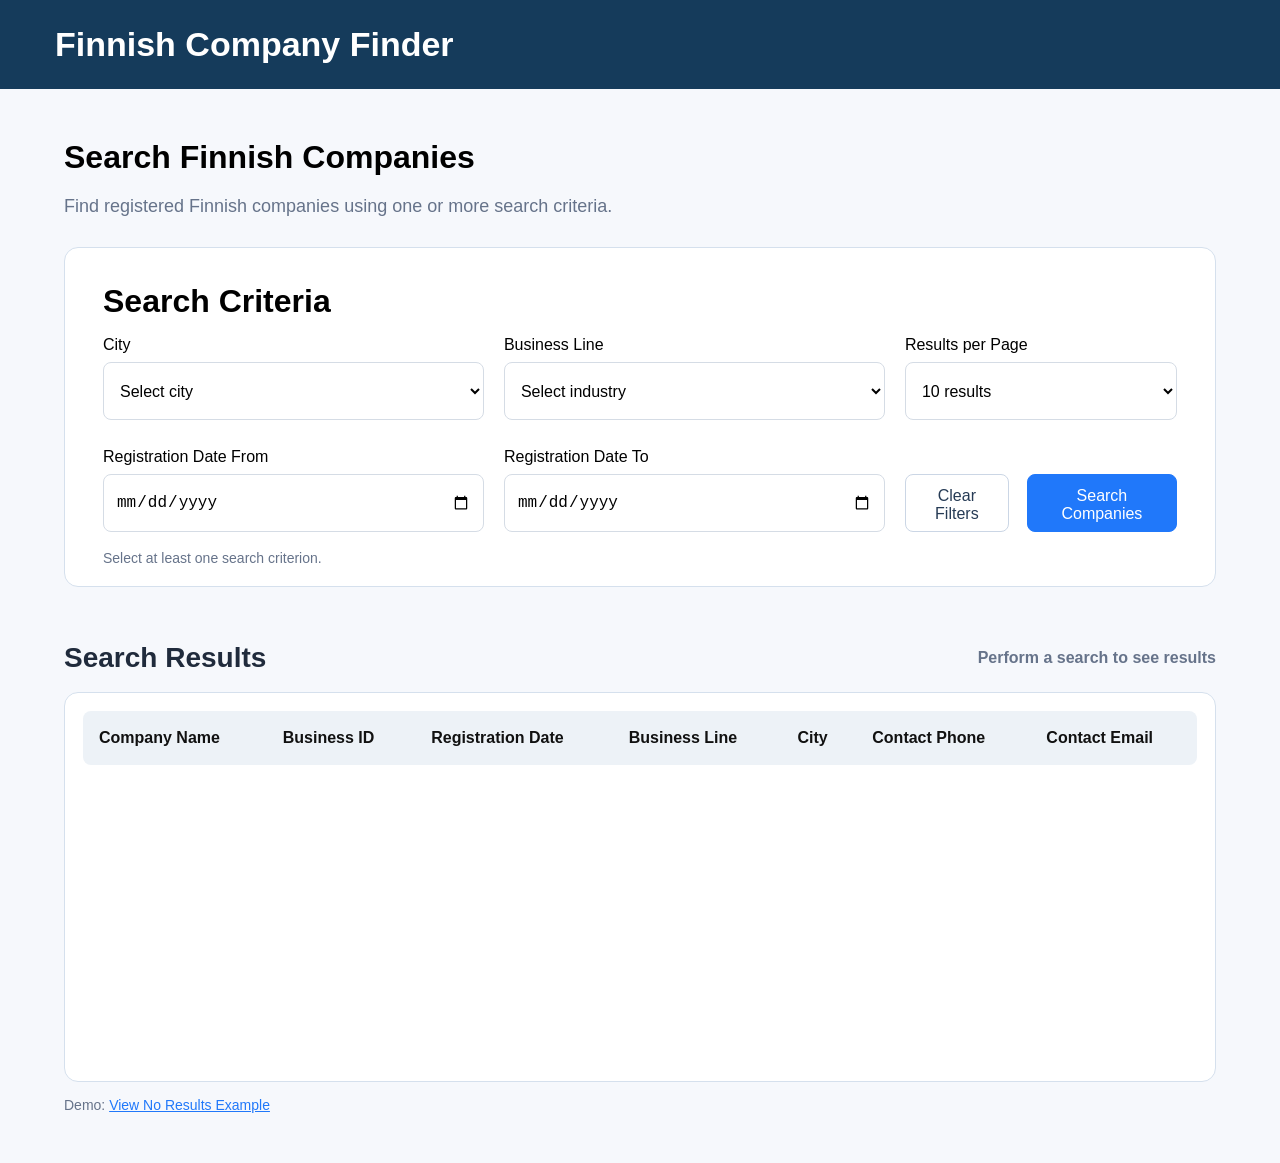
<file: index.html>
<!DOCTYPE html>
<html lang="en">
	<!-- Page setup is made up of UTF-8 which supports text characters, viewport helps
     the layout adjust to mobile screens (mobile responsivenes), and style.css handles
     the visual design of the page. -->
<head>
    <meta charset="UTF-8">
    <meta name="viewport" content="width=device-width, initial-scale=1.0">
    <title>Finnish Company Finder</title>
    <link rel="stylesheet" href="style.css">
</head>
<body>
	<!-- Website header: I used an anchor link inside the heading
     so users can return to the main search page from other pages. -->
<header> 
<h1>
<a href="index.html">Finnish Company Finder</a>
</h1>
</header>
	<!-- Main section contains the search form and the results area.
     i grouped them separately to make styling easier. -->
<main>
    <h2>Search Finnish Companies</h2>
    <p>Find registered Finnish companies using one or more search criteria.</p>
	<section class="search-box">
		<h3>Search Criteria</h3>
<!-- The form collects the selected search criteria.
     Since this iteration we are allowed to use only HTML and CSS, submitting
     the form opens a separate page with sample results. -->
<form action="Results.html" method="get">

				
<!-- Search fields are grouped inside one container.
     The search-grid class uses CSS Grid to arrange the fields
     in columns on desktop and one column on mobile. i initially used flexbox here but the outcome did not match the prototype so i then used the search-grid -->
    <div class="search-grid">
<!-- Dropdown menus use select and option elements to provide
     choices options. the Date fields use input type="date"
     so users can choose registration dates and so on. -->
        <!-- City Field-->
        <div class="form-group">
            <label for="city">City</label>
            <select id="city" name="city">
                <option value="">Select city</option>
                <option value="lahti">Lahti</option>
                <option value="helsinki">Helsinki</option>
                <option value="espoo">Espoo</option>
            </select>
        </div>

        <!-- Business Line Field -->
        <div class="form-group">
            <label for="industry">Business Line</label>
            <select id="industry" name="industry">
                <option value="">Select industry</option>
                <option value="accounting">Accounting</option>
                <option value="software">Software</option>
                <option value="retail">Retail</option>
            </select>
        </div>

        <!-- Results per Page -->
        <div class="form-group">
            <label for="results">Results per Page</label>
            <select id="results" name="results">
                <option value="10">10 results</option>
                <option value="20">20 results</option>
                <option value="50">50 results</option>
            </select>
        </div>

        <!-- Registration Date From -->
        <div class="form-group">
            <label for="date-from">Registration Date From</label>
            <input type="date" id="date-from" name="date-from">
        </div>

        <!-- Registration Date To -->
        <div class="form-group">
            <label for="date-to">Registration Date To</label>
            <input type="date" id="date-to" name="date-to">
        </div>

       <!-- The reset button clears the selected form values (filter function as require by team 8).
     The submit button opens the static Results.html page.
     Both actions use built-in HTML form behaviour. -->
        <div class="button-group">
            <button type="reset" class="clear-button">
                Clear Filters
            </button>

            <button type="submit" class="search-button">
                Search Companies
            </button>
        </div>

    </div>

    <p class="search-hint">Select at least one search criterion.</p>

</form>
</section>
	
				<!-- SEARCH RESULTS SECTION -->
	<!-- Initial search state: before searching, the results area
     displays an instruction instead of company records. -->

				<section class="results-section">

					<div class="results-heading">
						<h2>Search Results</h2>
						 <span class="results-count"> Perform a search to see results </span>
					</div>
					
					<div class="results-box">
						<!-- COMPANY RESULTS TABLE -->
						<!-- The table keeps the same seven company information columns
     across the application. Its body is empty on this page
     because no search has been performed yet. -->

						<table class="company-table">

						<thead>
							<tr>
								<th>Company Name</th>
								<th>Business ID</th>
								<th>Registration Date</th>
								<th>Business Line</th>
								<th>City</th>
								<th>Contact Phone</th>
								<th>Contact Email</th>
							</tr>
						</thead>

						<tbody>
						</tbody>

						</table>

					</div>
					<!-- This demo link opens the no-results page separately.
     Without JavaScript or a backend, although at this stage the form cannot check
     whether a search should return records or no matches i was looking for an easy means to show some user feedback. -->
								<p class="demo-link">
								Demo: <a href="NoResults.html">View No Results Example</a>
								</p>
				</section>
				
</main>
</body>
</html>








</body>
</html>
</file>
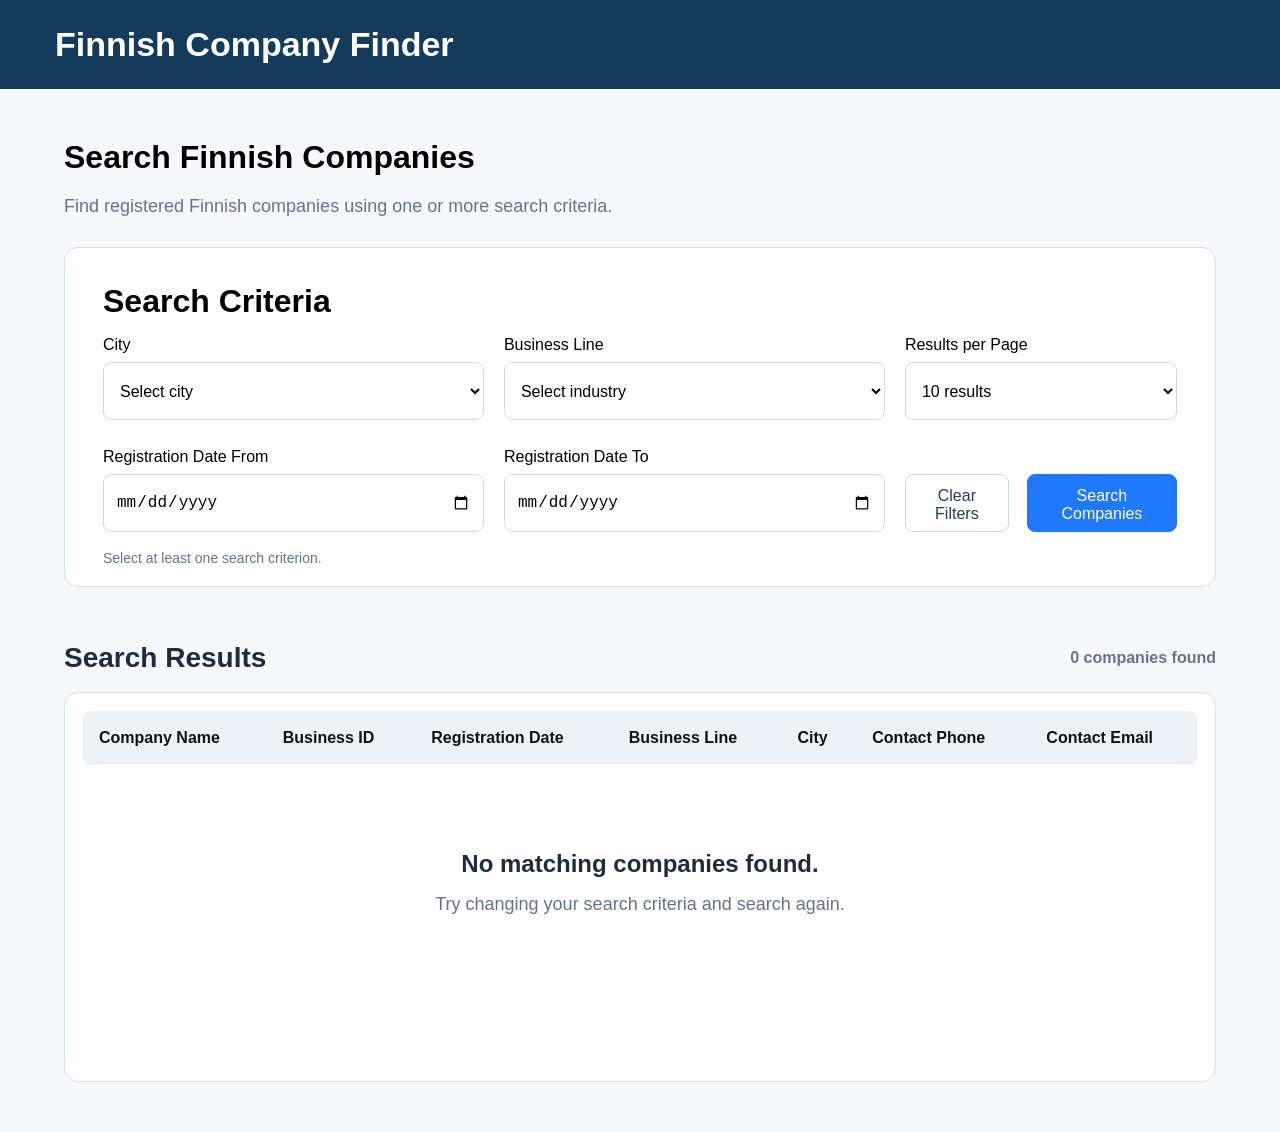
<file: NoResults.html>
<!DOCTYPE html>
<html lang="en">
<head>
    <meta charset="UTF-8">
    <meta name="viewport" content="width=device-width, initial-scale=1.0">
    <title>Finnish Company Finder</title>
    <link rel="stylesheet" href="style.css">
</head>
<body>
<header> 
<h1>
<a href="index.html">Finnish Company Finder</a>
</h1>
</header>
<main>
    <h2>Search Finnish Companies</h2>
    <p>Find registered Finnish companies using one or more search criteria.</p>
	<section class="search-box">
		<h3>Search Criteria</h3>

<form action="Results.html" method="get">

				

    <div class="search-grid">

        <!-- City -->
        <div class="form-group">
            <label for="city">City</label>
            <select id="city" name="city">
                <option value="">Select city</option>
                <option value="lahti">Lahti</option>
                <option value="helsinki">Helsinki</option>
                <option value="espoo">Espoo</option>
            </select>
        </div>

        <!-- Business Line -->
        <div class="form-group">
            <label for="industry">Business Line</label>
            <select id="industry" name="industry">
                <option value="">Select industry</option>
                <option value="accounting">Accounting</option>
                <option value="software">Software</option>
                <option value="retail">Retail</option>
            </select>
        </div>

        <!-- Results per Page -->
        <div class="form-group">
            <label for="results">Results per Page</label>
            <select id="results" name="results">
                <option value="10">10 results</option>
                <option value="20">20 results</option>
                <option value="50">50 results</option>
            </select>
        </div>

        <!-- Registration Date From -->
        <div class="form-group">
            <label for="date-from">Registration Date From</label>
            <input type="date" id="date-from" name="date-from">
        </div>

        <!-- Registration Date To -->
        <div class="form-group">
            <label for="date-to">Registration Date To</label>
            <input type="date" id="date-to" name="date-to">
        </div>

        <!-- Buttons -->
        <div class="button-group">
            <button type="reset" class="clear-button">
                Clear Filters
            </button>

            <button type="submit" class="search-button">
                Search Companies
            </button>
        </div>

    </div>

    <p class="search-hint">Select at least one search criterion.</p>

</form>
</section>
	
				<!-- SEARCH RESULTS SECTION -->

				<section class="results-section">

					<div class="results-heading">
						<h2>Search Results</h2>
						<span class="results-count">0 companies found</span>
					</div>
					
					<div class="results-box">
						<!-- COMPANY RESULTS TABLE -->

						<table class="company-table">

						<thead>
							<tr>
								<th>Company Name</th>
								<th>Business ID</th>
								<th>Registration Date</th>
								<th>Business Line</th>
								<th>City</th>
								<th>Contact Phone</th>
								<th>Contact Email</th>
							</tr>
						</thead>

						<tbody>
						</tbody>

						</table>
							<div class="no-results">
								<h3>No matching companies found.</h3>
								<p>Try changing your search criteria and search again.</p>
						</div>
					</div>

				</section>
				
</main>








</body>
</html>
</file>
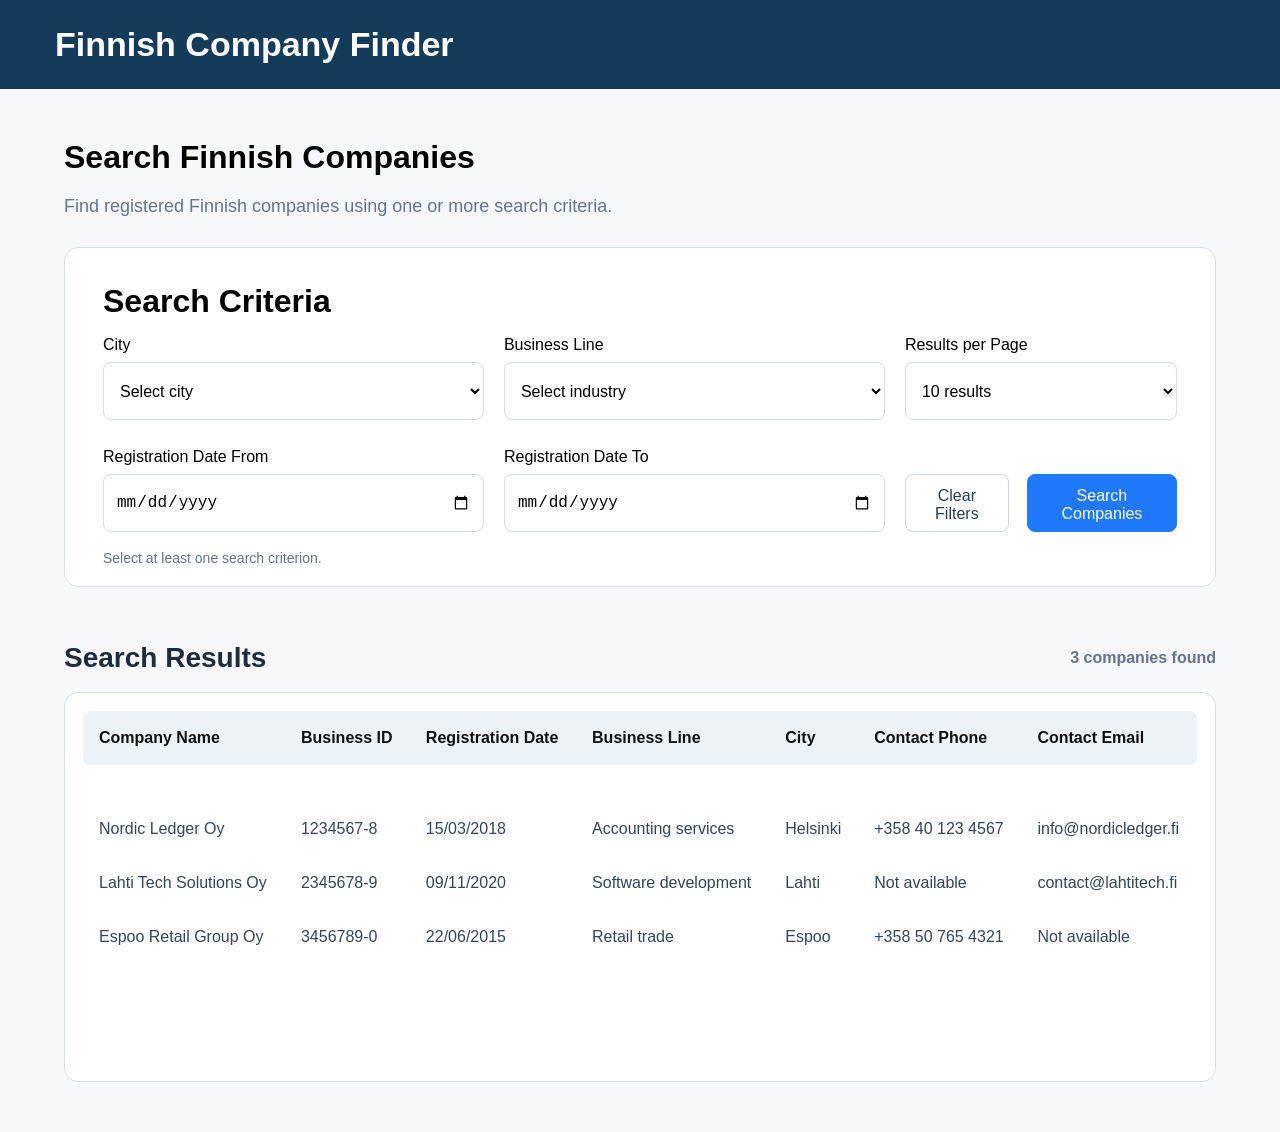
<file: Results.html>
<!DOCTYPE html>
<html lang="en">
<head>
    <meta charset="UTF-8">
    <meta name="viewport" content="width=device-width, initial-scale=1.0">
    <title>Finnish Company Finder</title>
    <link rel="stylesheet" href="style.css">
</head>
<body>
<header> 
<h1>
<a href="index.html">Finnish Company Finder</a>
</h1>
</header>
<main>
    <h2>Search Finnish Companies</h2>
    <p>Find registered Finnish companies using one or more search criteria.</p>
	<section class="search-box">
		<h3>Search Criteria</h3>

<form action="Results.html" method="get">

				

    <div class="search-grid">

        <!-- City -->
        <div class="form-group">
            <label for="city">City</label>
            <select id="city" name="city">
                <option value="">Select city</option>
                <option value="lahti">Lahti</option>
                <option value="helsinki">Helsinki</option>
                <option value="espoo">Espoo</option>
            </select>
        </div>

        <!-- Business Line -->
        <div class="form-group">
            <label for="industry">Business Line</label>
            <select id="industry" name="industry">
                <option value="">Select industry</option>
                <option value="accounting">Accounting</option>
                <option value="software">Software</option>
                <option value="retail">Retail</option>
            </select>
        </div>

        <!-- Results per Page -->
        <div class="form-group">
            <label for="results">Results per Page</label>
            <select id="results" name="results">
                <option value="10">10 results</option>
                <option value="20">20 results</option>
                <option value="50">50 results</option>
            </select>
        </div>

        <!-- Registration Date From -->
        <div class="form-group">
            <label for="date-from">Registration Date From</label>
            <input type="date" id="date-from" name="date-from">
        </div>

        <!-- Registration Date To -->
        <div class="form-group">
            <label for="date-to">Registration Date To</label>
            <input type="date" id="date-to" name="date-to">
        </div>

        <!-- Buttons -->
        <div class="button-group">
            <button type="reset" class="clear-button">
                Clear Filters
            </button>

            <button type="submit" class="search-button">
                Search Companies
            </button>
        </div>

    </div>

    <p class="search-hint">Select at least one search criterion.</p>

</form>
</section>
	
				<!-- SEARCH RESULTS SECTION -->

				<section class="results-section">

					<div class="results-heading">
						<h2>Search Results</h2>
						<span class="results-count">3 companies found</span>
					</div>
					
					<div class="results-box">
						<!-- COMPANY RESULTS TABLE -->

						<table class="company-table">

						<thead>
							<tr>
								<th>Company Name</th>
								<th>Business ID</th>
								<th>Registration Date</th>
								<th>Business Line</th>
								<th>City</th>
								<th>Contact Phone</th>
								<th>Contact Email</th>
							</tr>
						</thead>

						<tbody>
							<!-- First Company -->
								<tr>
									<td>Nordic Ledger Oy</td>
									<td>1234567-8</td>
									<td>15/03/2018</td>
									<td>Accounting services</td>
									<td>Helsinki</td>
									<td>+358 40 123 4567</td>
									<td>info@nordicledger.fi</td>
								</tr>

							<!-- Second Company -->
								<tr>
									<td>Lahti Tech Solutions Oy</td>
									<td>2345678-9</td>
									<td>09/11/2020</td>
									<td>Software development</td>
									<td>Lahti</td>
									<td>Not available</td>
									<td>contact@lahtitech.fi</td>
								</tr>

							<!-- Third Company -->
								<tr>
									<td>Espoo Retail Group Oy</td>
									<td>3456789-0</td>
									<td>22/06/2015</td>
									<td>Retail trade</td>
									<td>Espoo</td>
									<td>+358 50 765 4321</td>
									<td>Not available</td>
								</tr>
						</tbody>

						</table>

					</div>

				</section>
				
</main>








</body>
</html>
</file>
<file: style.css>
/* GENERAL PAGE SETTINGS */

*, *::before, *::after {
    box-sizing: border-box;
}

body {
    margin: 0;
    font-family: Arial, sans-serif;
}


/* WEBSITE HEADER */

header {
    background-color: #153B5B;
    padding: 25px 55px;
}

header h1 {
    color: white;
    font-size: 34px;
    margin: 0;
}
/* HEADER NAVIGATION LINK */

header h1 a,
header h1 a:visited {
    color: white;
    text-decoration: none;
    font-size: inherit;
    font-weight: inherit;
}


/* MAIN PAGE CONTENT */

main {
    background-color: #f6f8fc;
    min-height: 100vh;
    padding: 50px 5%;
}

main h2 {
    font-size: 32px;
    margin-top: 0;
    margin-bottom: 20px;
}

main p {
    color: #66738a;
    font-size: 18px;
}


/* SEARCH CRITERIA CONTAINER */

.search-box {
    background-color: white;
    border: 1px solid #d5e0ed;
    border-radius: 14px;
    padding: 35px 38px 20px;
    margin-top: 30px;
    box-shadow: none;
}

.search-box h3 {
    font-size: 32px;
    margin-top: 0;
    margin-bottom: 16px;
}


/* SEARCH FIELDS LAYOUT */

.search-grid {
    display: grid;
    grid-template-columns: 1.4fr 1.4fr 1fr;
    column-gap: 20px;
    row-gap: 28px;
    align-items: end;
}

.form-group {
    min-width: 0;
}

.form-group label {
    display: block;
    font-weight: normal;
    margin-bottom: 8px;
}

.form-group select,
.form-group input {
    width: 100%;
    height: 58px;
    padding: 12px;
    border: 1px solid #d5dce5;
    border-radius: 8px;
    background-color: white;
    font-size: 16px;
}


/* SEARCH BUTTONS */

.button-group {
    display: flex;
    gap: 18px;
    align-items: end;
}

.clear-button,
.search-button {
    height: 58px;
    padding: 12px 18px;
    border-radius: 8px;
    font-size: 16px;
    cursor: pointer;
}

.clear-button {
    flex: 1;
    background-color: white;
    color: #263b55;
    border: 1px solid #cbd6e5;
}

.search-button {
    flex: 1.7;
    background-color: #2078fa;
    color: white;
    border: 1px solid #2078fa;
}


/* SEARCH INSTRUCTION MESSAGE */

.search-hint {
    color: #66738a;
    font-size: 14px;
    margin-top: 18px;
    margin-bottom: 0;
}

/* SEARCH RESULTS SECTION */

.results-section {
    margin-top: 55px;
}

.results-heading {
    display: flex;
    justify-content: space-between;
    align-items: center;
    margin-bottom: 18px;
}

.results-heading h2 {
    margin: 0;
    font-size: 28px;
    color: #202b3c;
}

.results-count {
    color: #66738a;
    font-size: 16px;
    font-weight: bold;
}
/* WHITE RESULTS CONTAINER */

.results-box {
    background-color: white;
    border: 1px solid #d5e0ed;
    border-radius: 14px;
    padding: 18px;
    min-height: 390px;
}
/* COMPANY TABLE */

.company-table {
    width: 100%;
    border-collapse: collapse;
    font-size: 16px;
    text-align: left;
}

.company-table thead {
    background-color: #edf2f7;
}

.company-table th {
    padding: 18px 16px;
    font-weight: bold;
    color: #111111;
    white-space: nowrap;
}

.company-table th:first-child {
    border-radius: 8px 0 0 8px;
}

.company-table th:last-child {
    border-radius: 0 8px 8px 0;
}

/* NO RESULTS NOTIFICATION */

.no-results {
    text-align: center;
    padding: 85px 20px 40px;
}

.no-results h3 {
    font-size: 24px;
    font-weight: 700;
    color: #202b3c;
    margin-top: 0;
    margin-bottom: 16px;
}

.no-results p {
    font-size: 18px;
    color: #66738a;
    margin: 0;
}
/* COMPANY DATA ROWS */

.company-table td {
    padding: 18px 16px;
    color: #34445b;
    font-size: 16px;
    font-weight: normal;
    vertical-align: top;
}

.company-table tbody tr:first-child td {
    padding-top: 55px;
}
header h1 a {
    color: white;
    text-decoration: none;
}
/* NO RESULTS DEMONSTRATION LINK */

.demo-link {
    font-size: 14px;
    margin-top: 15px;
    margin-bottom: 0;
}

.demo-link a {
    color: #2078fa;
    text-decoration: underline;
}

/* RESPONSIVE DESIGN FOR TABLETS AND MOBILE PHONES */

@media (max-width: 768px) {

    /* Header */
    header {
        padding: 20px 18px;
    }

    header h1 {
        font-size: 24px;
    }

    /* Main content */
    main {
        padding: 28px 15px;
    }

    main h2 {
        font-size: 25px;
    }

    main p {
        font-size: 16px;
    }

    /* Search container */
    .search-box {
        padding: 22px 18px;
        margin-top: 20px;
    }

    .search-box h3 {
        font-size: 24px;
    }

    /* Change three columns into one */
    .search-grid {
        grid-template-columns: 1fr;
        row-gap: 18px;
    }

    /* Form inputs */
    .form-group select,
    .form-group input {
        height: 50px;
        font-size: 16px;
    }

    /* Buttons */
    .button-group {
        width: 100%;
        gap: 10px;
    }

    .clear-button,
    .search-button {
        height: 52px;
        padding: 10px;
        font-size: 15px;
    }

    /* Results heading */
    .results-section {
        margin-top: 35px;
    }

    .results-heading {
        flex-direction: column;
        align-items: flex-start;
        gap: 10px;
    }

    .results-heading h2 {
        font-size: 24px;
    }

    /* Results container */
    .results-box {
        padding: 12px;
        min-height: 250px;
        overflow-x: auto;
    }

    /* Allow wide table to scroll horizontally */
    .company-table {
        min-width: 850px;
    }

    /* No results message */
    .no-results {
        padding: 55px 12px 35px;
    }

    .no-results h3 {
        font-size: 21px;
    }

    .no-results p {
        font-size: 16px;
    }
}

/* THIS IS FOR MOBILE PHONE RESPONSIVENESS AS MENTIONED BY TEAM 8 */

@media (max-width: 400px) {

    header h1 {
        font-size: 21px;
    }

    .search-box {
        padding: 18px 14px;
    }

    .button-group {
        flex-direction: column;
        align-items: stretch;
    }

    .clear-button,
    .search-button {
        width: 100%;
        flex: none;
    }
}
</file>
